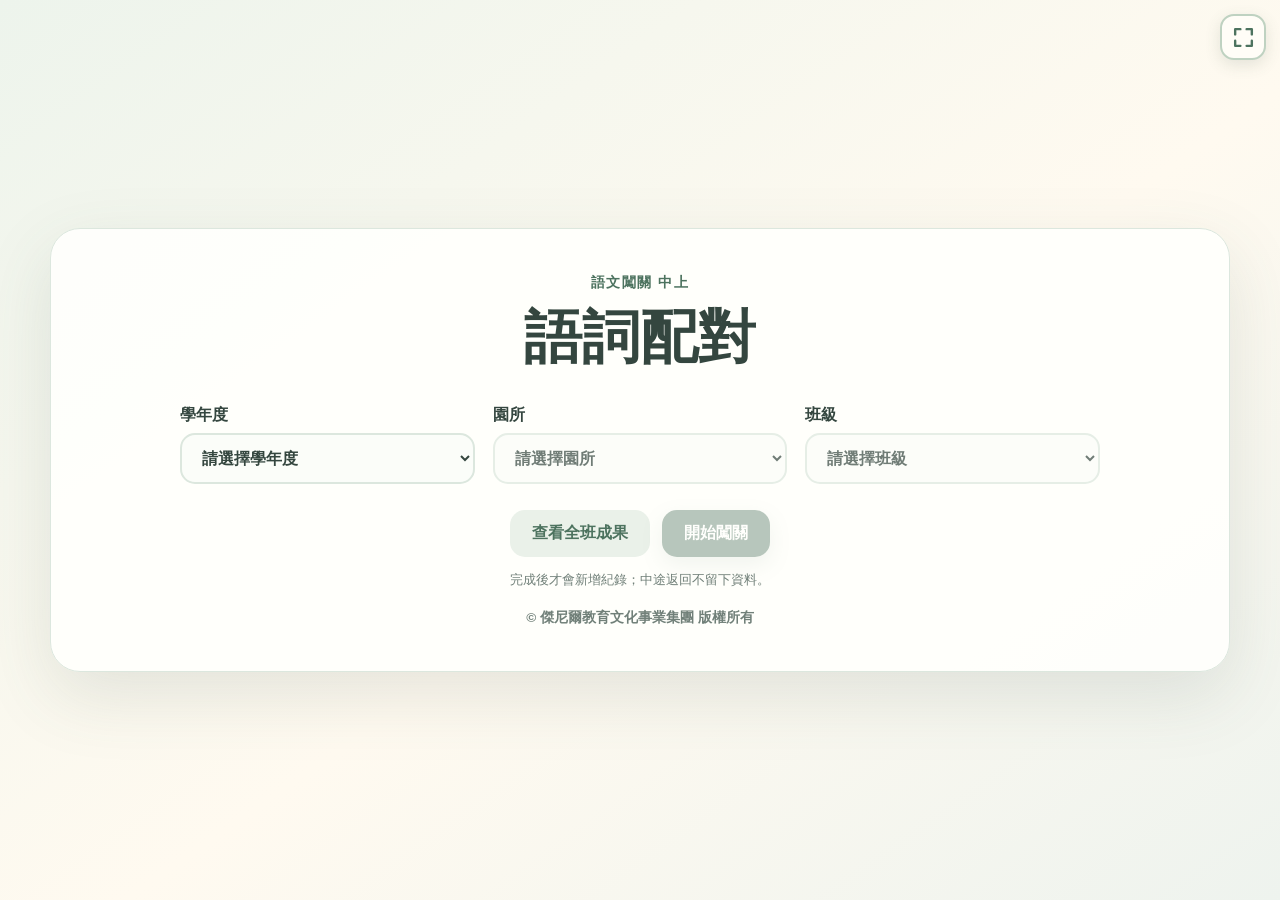
<file: index.html>
<!doctype html>
<html lang="zh-Hant">
  <head>
    <meta charset="UTF-8" />
    <meta name="viewport" content="width=device-width,initial-scale=1" />
    <meta name="theme-color" content="#edf4ec" />
    <title>語詞配對｜語文闖關 中上</title>
    <meta name="description" content="專為幼兒設計的語詞、注音與圖片配對闖關遊戲。" />
    <link rel="stylesheet" href="styles.css?v=screen-16x9-1" />
  </head>
  <body>
    <main id="app" class="app-shell"></main>
    <script src="app.js?v=singing-card-1"></script>
  </body>
</html>
</file>
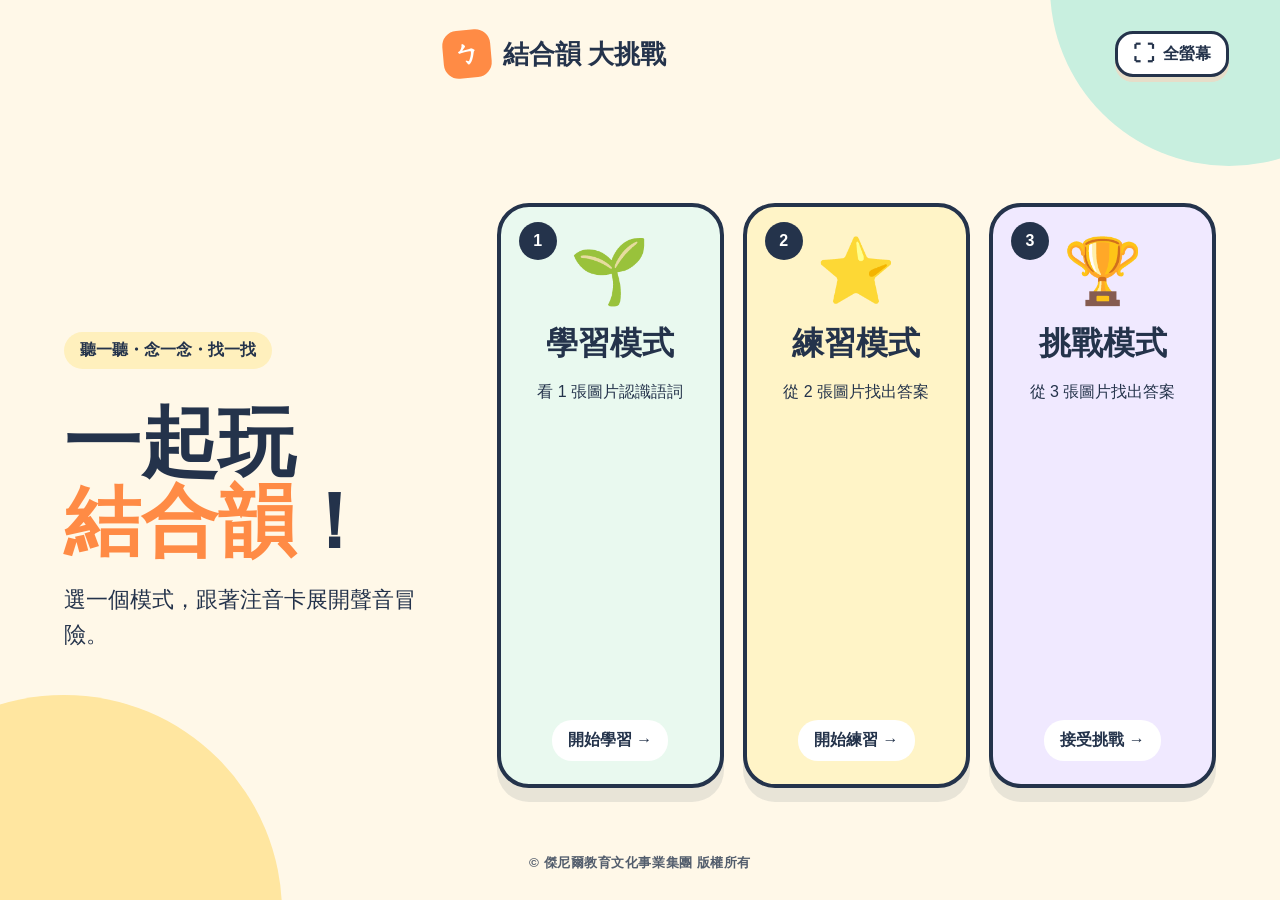
<file: combined-rhyme/index.html>
<!doctype html>
<html lang="zh-Hant">
<head>
  <meta charset="UTF-8" />
  <meta name="viewport" content="width=device-width, initial-scale=1, viewport-fit=cover" />
  <meta name="theme-color" content="#fff8e8" />
  <title>結合韻 大挑戰</title>
  <link rel="preconnect" href="https://genikid-ai.github.io" />
  <link rel="stylesheet" href="styles.css" />
</head>
<body>
  <main class="stage" aria-live="polite">
    <header class="topbar">
      <button id="homeBtn" class="icon-btn hidden" aria-label="回首頁">⌂</button>
      <div class="brand"><span class="brand-dot">ㄅ</span><span>結合韻 大挑戰</span></div>
      <div class="topbar-actions">
        <div id="progress" class="progress hidden">第 1 題</div>
        <button id="fullscreenBtn" class="fullscreen-btn" type="button" aria-label="進入全螢幕" aria-pressed="false">
          <span class="fullscreen-icon" aria-hidden="true">⛶</span><span class="fullscreen-label">全螢幕</span>
        </button>
      </div>
    </header>

    <section id="home" class="screen home-screen active">
      <div class="hero-copy">
        <p class="eyebrow">聽一聽・念一念・找一找</p>
        <h1>一起玩<br><em>結合韻</em>！</h1>
        <p class="intro">選一個模式，跟著注音卡展開聲音冒險。</p>
      </div>
      <div class="mode-grid" aria-label="選擇遊戲模式">
        <button class="mode-card learn" data-mode="learn">
          <span class="mode-number">1</span><span class="mode-icon">🌱</span>
          <strong>學習模式</strong><small>看 1 張圖片認識語詞</small><span class="go">開始學習 →</span>
        </button>
        <button class="mode-card practice" data-mode="practice">
          <span class="mode-number">2</span><span class="mode-icon">⭐</span>
          <strong>練習模式</strong><small>從 2 張圖片找出答案</small><span class="go">開始練習 →</span>
        </button>
        <button class="mode-card challenge" data-mode="challenge">
          <span class="mode-number">3</span><span class="mode-icon">🏆</span>
          <strong>挑戰模式</strong><small>從 3 張圖片找出答案</small><span class="go">接受挑戰 →</span>
        </button>
      </div>
      <footer class="site-footer">© 傑尼爾教育文化事業集團 版權所有</footer>
    </section>

    <section id="settingsScreen" class="screen settings-screen">
      <div class="settings-panel">
        <h2 id="settingsTitle">練習設定</h2>
        <div class="setting-block rhyme-setting">
          <h3>要練習哪些結合韻？</h3>
          <div class="toggle-row" id="groupChoices">
            <button class="toggle-chip selected" data-group="ㄧ">ㄧ</button>
            <button class="toggle-chip selected" data-group="ㄨ">ㄨ</button>
            <button class="toggle-chip selected" data-group="ㄩ">ㄩ</button>
          </div>
        </div>
        <div class="setting-block count-setting">
          <h3>這次要挑戰幾題？</h3>
          <div class="toggle-row" id="countChoices">
            <button class="count-chip" data-count="5">5 題</button>
            <button class="count-chip selected" data-count="10">10 題</button>
            <button class="count-chip" data-count="20">20 題</button>
            <button class="count-chip" data-count="all">全部</button>
          </div>
        </div>
        <div class="settings-actions">
          <button id="settingsBackBtn" class="secondary-btn">返回</button>
          <button id="startGameBtn" class="primary-btn">開始遊戲 →</button>
        </div>
      </div>
    </section>

    <section id="cardScreen" class="screen card-screen">
      <div class="instruction"><span>①</span> 看著卡片，大聲念一念</div>
      <div class="card-wrap"><img id="rhymeCard" alt="結合韻卡片" /></div>
      <button id="showPictures" class="primary-btn">我念好了，看圖片！</button>
    </section>

    <section id="choiceScreen" class="screen choice-screen">
      <div id="choiceInstruction" class="instruction"><span>②</span> 哪一張圖片和卡片的結合韻一樣？</div>
      <div class="choice-workspace">
        <aside class="rhyme-reminder" aria-label="本題結合韻">
          <span>本題結合韻</span>
          <img id="rhymeReminder" alt="本題結合韻卡片" />
        </aside>
        <div id="choices" class="choices"></div>
      </div>
      <button id="nextBtn" class="primary-btn hidden">下一題 →</button>
    </section>

    <section id="finishScreen" class="screen finish-screen">
      <div class="celebration">🎉</div><h2>太棒了！</h2>
      <p>你完成了這次結合韻練習！</p>
      <div class="finish-actions"><button id="againBtn" class="primary-btn">再玩一次</button><button id="finishHomeBtn" class="secondary-btn">回到首頁</button></div>
    </section>

    <div id="resultModal" class="modal hidden" role="dialog" aria-modal="true" aria-labelledby="modalTitle">
      <div class="modal-card">
        <div id="modalIcon" class="modal-icon">🎉</div>
        <h2 id="modalTitle">答對了！</h2>
        <p id="modalMessage">跟著圖片再念一念！</p>
        <button id="modalNextBtn" class="primary-btn">下一題 →</button>
        <button id="retryBtn" class="secondary-btn hidden">再試一次</button>
      </div>
    </div>
  </main>
  <script src="app.js"></script>
</body>
</html>
</file>
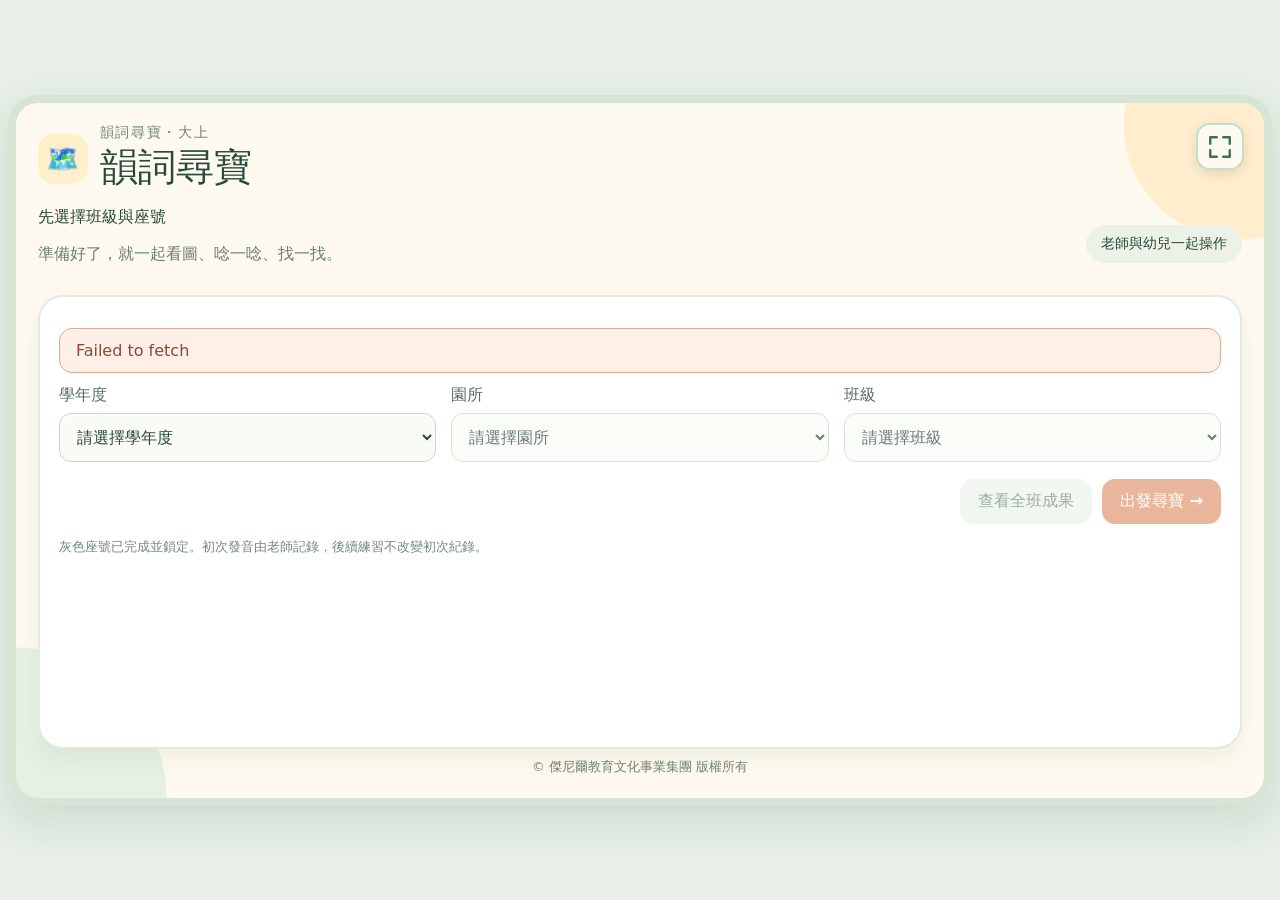
<file: senior-upper/index.html>
<!doctype html>
<html lang="zh-Hant">
<head>
  <meta charset="utf-8">
  <meta name="viewport" content="width=device-width, initial-scale=1">
  <meta name="theme-color" content="#315d49">
  <title>韻詞尋寶・大上</title>
  <link rel="stylesheet" href="styles.css">
  <link rel="stylesheet" href="treasure.css?v=20261014">
  <link rel="stylesheet" href="layout.css?v=20261112">
</head>
<body>
  <main id="app" aria-live="polite"></main>
  <div id="toast" class="toast" role="status" aria-live="assertive" hidden></div>
  <script src="app.js?v=20261112" defer></script>
</body>
</html>
</file>
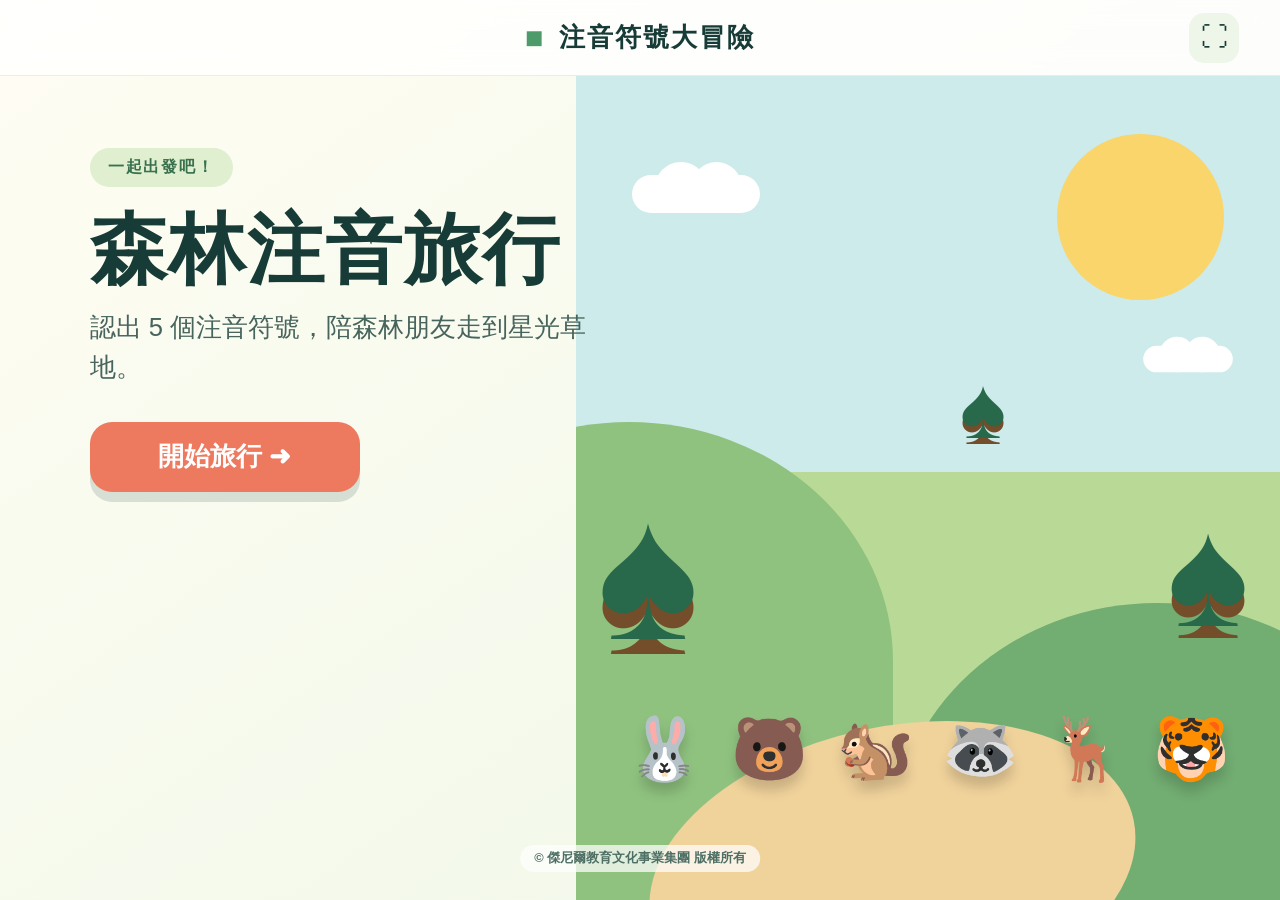
<file: zhuyin-adventure/index.html>
<!doctype html>
<html lang="zh-Hant">
<head>
  <meta charset="utf-8">
  <meta name="viewport" content="width=device-width,initial-scale=1,viewport-fit=cover,user-scalable=no">
  <meta name="theme-color" content="#163f38">
  <title>注音符號大冒險</title>
  <link rel="stylesheet" href="styles.css?v=footer-10">
</head>
<body>
  <main id="app" class="app-shell">
    <header class="topbar">
      <button id="homeBtn" class="icon-btn hidden" aria-label="回到首頁">⌂</button>
      <div class="brand"><span class="leaf">◆</span><span>注音符號大冒險</span></div>
      <button id="fullscreenBtn" class="icon-btn" aria-label="全螢幕">⛶</button>
    </header>

    <section id="startScreen" class="screen active">
      <div class="hero-copy">
        <span class="eyebrow">一起出發吧！</span>
        <h1>森林注音旅行</h1>
        <p>認出 5 個注音符號，陪森林朋友走到星光草地。</p>
        <button id="startBtn" class="primary big">開始旅行 <span>➜</span></button>
      </div>
      <div class="forest-scene" aria-hidden="true">
        <div class="sun"></div><div class="cloud c1"></div><div class="cloud c2"></div>
        <div class="hill back"></div><div class="hill front"></div>
        <div class="tree t1">♠</div><div class="tree t2">♠</div><div class="tree t3">♠</div>
        <div class="trail"></div>
        <div class="welcome-friends"><span>🐰</span><span>🐻</span><span>🐿️</span><span>🦝</span><span>🦌</span><span>🐯</span></div>
      </div>
    </section>

    <section id="rangeScreen" class="screen select-screen">
      <div class="step-pill">第 1 步／共 2 步</div>
      <h2>挑戰關卡</h2>
      <div class="choice-grid range-grid">
        <button class="choice-card range-card" data-range="upper"><span class="card-icon amber">中上</span><span class="card-detail">ㄅ ～ ㄖ</span></button>
        <button class="choice-card range-card" data-range="lower"><span class="card-icon blue">中下</span><span class="card-detail">ㄗ ～ ㄦ</span></button>
        <button class="choice-card range-card" data-range="all"><span class="card-icon green">全部</span><span class="card-detail">ㄅ ～ ㄦ</span></button>
      </div>
    </section>

    <section id="characterScreen" class="screen select-screen">
      <div class="step-pill">第 2 步／共 2 步</div>
      <h2>選一位森林夥伴</h2>
      <p class="subtitle">牠會陪你完成今天的旅行</p>
      <div class="choice-grid character-grid">
        <button class="choice-card character-card" data-character="rabbit"><span class="animal">🐰</span><span class="card-title">小兔子</span></button>
        <button class="choice-card character-card" data-character="bear"><span class="animal">🐻</span><span class="card-title">小熊</span></button>
        <button class="choice-card character-card" data-character="squirrel"><span class="animal">🐿️</span><span class="card-title">小松鼠</span></button>
        <button class="choice-card character-card" data-character="raccoon"><span class="animal">🦝</span><span class="card-title">小浣熊</span></button>
        <button class="choice-card character-card" data-character="deer"><span class="animal">🦌</span><span class="card-title">小鹿</span></button>
        <button class="choice-card character-card" data-character="tiger"><span class="animal">🐯</span><span class="card-title">小老虎</span></button>
      </div>
      <button id="backToRange" class="text-btn">← 回上一步</button>
    </section>

    <section id="gameScreen" class="screen game-screen">
      <div class="game-top">
        <div><span class="mini-label">森林旅程</span><h2 id="locationTitle">森林入口</h2></div>
        <div class="progress-wrap"><span id="progressText">0／5</span><div id="stars" class="stars"><i></i><i></i><i></i><i></i><i></i></div></div>
      </div>
      <div class="game-layout">
        <div class="question-panel">
          <p>請大聲念出這個注音</p>
          <div id="zhuyin" class="zhuyin" aria-live="polite">ㄅ</div>
          <div class="teacher-note">老師聽完後，請選擇：</div>
          <div class="actions">
            <button id="retryBtn" class="secondary">↻ 再試試</button>
            <button id="correctBtn" class="primary">答對了 ✓</button>
          </div>
        </div>
        <div class="journey-panel">
          <div class="map-title"><span>✦</span> 前往星光草地 <span>✦</span></div>
          <div class="map">
            <div class="map-sun">☀</div>
            <div class="map-cloud cloud-a">●●</div><div class="map-cloud cloud-b">●●●</div>
            <div class="far-hills"></div><div class="near-hills"></div>
            <div class="forest-decor trees-left">♠ ♠</div><div class="forest-decor trees-right">♠ ♠</div>
            <div class="forest-decor mushrooms">● ●</div><div class="forest-decor stream">≈≈≈</div>
            <div class="forest-decor owl">🦉</div>
            <div class="entrance-ground" aria-hidden="true"><span>♠</span><span>⌂</span></div>
            <div class="star-cluster" aria-hidden="true"><i>✦</i><i>★</i><i>✧</i><i>✦</i><i>★</i></div>
            <svg class="path-line" viewBox="0 0 300 520" preserveAspectRatio="none" aria-hidden="true"><path d="M65 150 C190 150 240 180 220 220 C200 250 80 245 90 290 C100 330 250 325 225 375 C210 410 90 420 45 485"/></svg>
            <div id="traveler" class="traveler">🐰</div>
            <div class="stop done" data-stop="0"><b>1</b><span>森林入口</span></div>
            <div class="stop" data-stop="1"><b>2</b><span>蘑菇小徑</span></div>
            <div class="stop" data-stop="2"><b>3</b><span>木橋小溪</span></div>
            <div class="stop" data-stop="3"><b>4</b><span>大樹洞</span></div>
            <div class="stop" data-stop="4"><b>5</b><span>星光草地</span></div>
          </div>
        </div>
      </div>
    </section>

    <section id="finishScreen" class="screen finish-screen">
      <div id="confetti" class="confetti" aria-hidden="true"></div>
      <span class="finish-kicker">旅行完成！</span>
      <div id="finishAnimal" class="finish-animal">🐰</div>
      <h2>太棒了！</h2>
      <p>你認出了 5 個注音符號，成功抵達星光草地！</p>
      <div class="finish-stars">★ ★ ★ ★ ★</div>
      <div class="finish-actions">
        <button id="replayBtn" class="primary">再挑戰一次</button>
        <button id="changeCharacterBtn" class="secondary">換角色</button>
        <button id="finishHomeBtn" class="text-btn">回主選單</button>
      </div>
    </section>
    <footer class="site-footer">© 傑尼爾教育文化事業集團 版權所有</footer>
  </main>
  <script src="app.js?v=footer-10"></script>
</body>
</html>
</file>
<file: styles.css>
:root{--ink:#34463f;--muted:#718079;--sage:#6f927e;--dark:#4d735f;--mist:#f1f5ed;--cream:#fffaf0;--gold:#f4bd4f;--gray:#c9cfca;--orange:#d89262}*{box-sizing:border-box}body{margin:0;color:var(--ink);background:linear-gradient(145deg,#edf4ec,#fffaf0 55%,#eef3ee);font-family:"Noto Sans TC","Microsoft JhengHei",sans-serif;min-height:100vh}button,input,select{font:inherit}.app-shell{min-height:100vh;padding:clamp(12px,3vw,36px);display:grid;place-items:center}.panel{width:min(1180px,100%);background:rgba(255,255,252,.95);border:1px solid #dce7de;border-radius:30px;box-shadow:0 24px 70px #465b4f22;padding:clamp(20px,4vw,44px)}.brand{text-align:center;margin:0 auto 28px}.eyebrow{color:var(--dark);font-weight:800;letter-spacing:.1em;font-size:.9rem}h1{font-size:clamp(2rem,5vw,3.6rem);margin:8px 0}.brand p,.hint,.note{color:var(--muted)}.identity{display:grid;grid-template-columns:repeat(3,minmax(0,1fr));gap:18px;max-width:920px;margin:0 auto 26px}label{display:grid;gap:7px;font-weight:800}input,select{padding:14px 16px;border:2px solid #dce7de;border-radius:15px;background:#fbfdf9;color:var(--ink);outline:none}input:focus,select:focus{border-color:var(--sage);box-shadow:0 0 0 4px #6f927e1f}.seat-loading{max-width:850px;margin:0 auto 20px;padding:20px;text-align:center;background:var(--mist);border-radius:22px;color:var(--muted);font-weight:800}.seat-area{max-width:850px;margin:auto;padding:20px;background:var(--mist);border-radius:22px}.seat-area h2{display:inline-block;margin:0 10px 14px 0;font-size:1.15rem}.seat-grid{display:grid;grid-template-columns:repeat(10,1fr);gap:8px}.seat{aspect-ratio:1;border:2px solid transparent;border-radius:13px;background:white;color:var(--ink);font-weight:850;cursor:pointer;position:relative}.seat:hover:not(:disabled),.seat.active{border-color:var(--sage);transform:translateY(-2px)}.seat.active{background:var(--sage);color:white}.seat:disabled{opacity:.4}.seat small{position:absolute;bottom:1px;left:0;right:0;font-size:.46rem}.actions{display:flex;justify-content:center;gap:12px;margin-top:24px;flex-wrap:wrap}.primary,.secondary,.back{border:0;border-radius:15px;padding:13px 22px;font-weight:850;cursor:pointer}.primary{background:var(--dark);color:white;box-shadow:0 8px 20px #4d735f2e}.primary:disabled{opacity:.4}.secondary,.back{background:#eaf1e9;color:var(--dark)}.note{text-align:center;font-size:.8rem;margin:15px 0 0}.game-top{display:grid;grid-template-columns:1fr auto 1fr;align-items:center;gap:10px}.seat-badge{background:var(--mist);padding:10px 18px;border-radius:99px;font-weight:900}.round{text-align:right;color:var(--muted);font-weight:800}.progress{display:flex;justify-content:center;gap:clamp(8px,2vw,22px);margin:20px 0}.star{font-size:clamp(2rem,5vw,3.4rem);color:#f3f1e8;-webkit-text-stroke:2px #c9d2ca;line-height:1;transition:.3s}.star.lit{color:var(--gold);-webkit-text-stroke:2px #dfa83e;filter:drop-shadow(0 0 8px #f4bd4f99)}.star.dim{color:var(--gray);-webkit-text-stroke:2px #b5bdb7}.star.current{color:#f8ebbd;-webkit-text-stroke:2px #dfbd66;animation:breathe 1.8s infinite}@keyframes breathe{50%{transform:scale(1.1);filter:drop-shadow(0 0 8px #dfbd6677)}}.instruction{text-align:center;margin-bottom:18px}.instruction span{display:inline-block;padding:5px 12px;border-radius:99px;background:var(--mist);color:var(--dark);font-weight:850;font-size:.82rem}.instruction h2{margin:8px 0;font-size:clamp(1.15rem,2.6vw,1.65rem)}.play-area{display:grid;grid-template-columns:minmax(250px,.9fr) minmax(420px,1.6fr);gap:clamp(22px,4vw,52px);align-items:center}.prompt{background:var(--cream);border:3px solid #ebe1c9;padding:17px;border-radius:25px;position:relative}.prompt img{display:block;width:100%;aspect-ratio:1.16;object-fit:contain;border-radius:15px;background:white}.label{position:absolute;top:-13px;left:20px;padding:6px 15px;background:#dbe9de;border-radius:99px;color:var(--dark);font-weight:900}.choices{display:grid;grid-template-columns:repeat(3,1fr);gap:13px}.choice{position:relative;border:3px solid #dfe8e1;background:white;padding:8px;border-radius:19px;cursor:pointer;transition:.18s;box-shadow:0 6px 15px #475b4f12}.choice:hover:not(:disabled){transform:translateY(-3px);border-color:var(--sage)}.choice img{display:block;width:100%;aspect-ratio:1.18;object-fit:contain;border-radius:11px}.choice.correct{border-color:var(--gold);transform:scale(1.08);z-index:2;box-shadow:0 0 0 6px #f4bd4f33}.choice.wrong{opacity:.55;filter:grayscale(.3)}.wrong-mark{position:absolute;inset:50% auto auto 50%;transform:translate(-50%,-50%);width:46px;height:46px;display:grid;place-items:center;border-radius:50%;background:#656b67c7;color:white;font-size:2.1rem}.review{display:flex;justify-content:center;align-items:center;gap:16px;margin:20px auto 0;padding:11px 17px;background:#fff6df;border-radius:17px;width:max-content;max-width:100%;font-weight:850}.finish{max-width:760px;text-align:center}.finish-stars{font-size:2.8rem;display:flex;justify-content:center;gap:8px}.score{margin:18px auto;width:190px;padding:12px;background:var(--mist);border-radius:22px}.score strong{font-size:4rem;color:var(--dark);line-height:1}.result-list{max-width:520px;margin:auto;display:grid;gap:8px}.result-list div{display:flex;justify-content:space-between;background:#f7f9f5;padding:11px 17px;border-radius:12px}.ok{color:#4c8a67;margin-left:8px}.miss{color:var(--orange);margin-left:8px}.report-head{display:flex;justify-content:space-between;align-items:center}.summary{display:grid;grid-template-columns:repeat(3,1fr);gap:14px;margin:20px 0}.summary div{display:grid;place-items:center;background:var(--mist);padding:18px;border-radius:18px}.summary strong{font-size:2rem;color:var(--dark)}.table-wrap{overflow:auto;border:1px solid #e1e8e2;border-radius:17px}table{width:100%;border-collapse:collapse;min-width:790px}th,td{padding:12px;text-align:center;border-bottom:1px solid #e8ece8}th{background:#edf3ec;color:var(--dark)}.empty{padding:45px;color:var(--muted)}
.report-actions{display:flex;gap:10px;flex-wrap:wrap;justify-content:flex-end}@media(max-width:760px){.identity,.play-area{grid-template-columns:1fr}.seat-grid{grid-template-columns:repeat(6,1fr)}.game-top{grid-template-columns:1fr 1fr}.seat-badge{grid-row:2;grid-column:1/-1;text-align:center}.prompt{width:min(330px,100%);margin:auto}.report-head{align-items:flex-start;flex-direction:column-reverse;gap:16px}.report-actions{justify-content:flex-start}.choices{gap:8px}}@media(max-width:450px){.app-shell{padding:7px}.panel{padding:17px 12px;border-radius:20px}.seat-grid{grid-template-columns:repeat(5,1fr)}.choice{padding:4px;border-radius:13px}.star{font-size:2rem}.review{flex-direction:column;gap:7px}.summary{gap:6px}.summary div{padding:11px 4px}}@media(prefers-reduced-motion:reduce){*{animation:none!important;transition:none!important}}
.accuracy{margin-top:28px}.accuracy h2{text-align:center}.accuracy-grid{display:grid;grid-template-columns:repeat(6,1fr);gap:10px}.accuracy-grid div{display:grid;gap:3px;text-align:center;padding:13px 6px;background:var(--mist);border-radius:14px}.accuracy-grid strong{font-size:1.25rem;color:var(--dark)}.accuracy-grid small{color:var(--muted)}
.section-note{text-align:center;color:var(--muted);font-size:.86rem;margin:-6px 0 14px}.review-words{margin-top:28px;padding:20px;background:#fff8e8;border:1px solid #eedfb9;border-radius:20px}.review-words h2{text-align:center;margin:0 0 10px}.review-grid{display:grid;grid-template-columns:repeat(4,1fr);gap:10px}.review-grid div{display:grid;gap:4px;text-align:center;padding:14px 8px;background:#fff;border:1px solid #ead9b0;border-radius:14px}.review-grid strong{font-size:1.12rem;color:var(--ink)}.review-grid span{font-size:1.35rem;font-weight:900;color:var(--orange)}.review-grid small{color:var(--muted)}.review-empty{text-align:center;padding:18px;background:#fff;border-radius:14px;color:var(--muted);font-weight:700}
@media(max-width:760px){.accuracy-grid{grid-template-columns:repeat(3,1fr)}.review-grid{grid-template-columns:repeat(2,1fr)}}
.seat-area>.hint{display:none}.finish-message{padding:clamp(28px,7vw,70px) 12px}.finish-message h1{margin:0 0 18px}.finish-message p{margin:0;font-size:clamp(1.35rem,3vw,2rem);font-weight:850;color:var(--dark)}
.seat small{display:none}.game-panel{position:relative;overflow:hidden}.confetti{position:absolute;inset:0;z-index:20;pointer-events:none;overflow:hidden}.confetti i{position:absolute;top:-30px;left:50%;width:10px;height:22px;border-radius:3px;background:#f4bd4f;opacity:0;animation:confetti-fall 1.05s ease-in both}.confetti i:nth-child(10n+1){left:4%;background:#e8a77c;animation-delay:.02s}.confetti i:nth-child(10n+2){left:14%;background:#80a990;animation-delay:.08s}.confetti i:nth-child(10n+3){left:24%;background:#e3bd58;animation-delay:.14s}.confetti i:nth-child(10n+4){left:34%;background:#89a9bd;animation-delay:.04s}.confetti i:nth-child(10n+5){left:44%;background:#d79daf;animation-delay:.12s}.confetti i:nth-child(10n+6){left:54%;background:#efc56a;animation-delay:.18s}.confetti i:nth-child(10n+7){left:64%;background:#7fa795;animation-delay:.06s}.confetti i:nth-child(10n+8){left:74%;background:#d99a75;animation-delay:.16s}.confetti i:nth-child(10n+9){left:84%;background:#9da8c7;animation-delay:.1s}.confetti i:nth-child(10n){left:94%;background:#e7b95b;animation-delay:.2s}.confetti i:nth-child(3n){width:8px;height:17px}.confetti i:nth-child(n+11){margin-left:4%;animation-duration:.92s}.confetti i:nth-child(n+21){margin-left:-4%;animation-duration:1.15s}@keyframes confetti-fall{0%{transform:translate3d(0,-35px,0) rotate(0deg);opacity:0}8%{opacity:1}100%{transform:translate3d(24px,850px,0) rotate(540deg);opacity:1}}
.success-pop{position:absolute;z-index:30;left:50%;top:48%;transform:translate(-50%,-50%);display:flex;align-items:center;gap:14px;padding:18px 30px;border:4px solid #f0bd4e;border-radius:24px;background:rgba(255,253,242,.96);box-shadow:0 16px 45px rgba(86,99,72,.25),0 0 0 9px rgba(244,189,79,.2);pointer-events:none;animation:success-pop .95s ease-out both}.success-pop strong{font-size:clamp(2rem,6vw,4.6rem);color:var(--dark);letter-spacing:.08em}.success-pop span{font-size:clamp(2.6rem,7vw,5.4rem);line-height:1}@keyframes success-pop{0%{transform:translate(-50%,-50%) scale(.35);opacity:0}38%{transform:translate(-50%,-50%) scale(1.12);opacity:1}62%{transform:translate(-50%,-50%) scale(.96)}100%{transform:translate(-50%,-50%) scale(1);opacity:1}}
.save-status{position:absolute;z-index:40;inset:0;display:flex;flex-direction:column;justify-content:center;align-items:center;gap:14px;padding:28px;text-align:center;background:rgba(255,253,247,.96)}.save-status strong{font-size:clamp(1.8rem,5vw,3rem);color:var(--dark)}.save-status span{font-size:1.05rem;color:var(--muted)}.save-spinner{width:58px;height:58px;border:7px solid #dce7de;border-top-color:var(--sage);border-radius:50%;animation:save-spin .8s linear infinite}.save-failed{background:rgba(255,250,240,.98)}.save-failed strong{color:#a65f3f}.save-failed .primary{margin-top:8px}@keyframes save-spin{to{transform:rotate(360deg)}}
.login-panel{max-width:560px}.login-form{display:grid;gap:14px;max-width:350px;margin:0 auto}.login-form .primary{margin-top:4px}.auth-error{padding:12px 16px;background:#fff0e8;border:1px solid #eac2ab;border-radius:12px;color:#965b42;text-align:center;font-weight:700}.report-notice{padding:12px 16px;background:#eaf3ea;border-radius:12px;color:var(--dark);font-weight:700}.delete-seat{border:1px solid #d9b6a4;border-radius:10px;background:#fff4ed;color:#925b44;padding:8px 10px;font-weight:800;cursor:pointer;white-space:nowrap}.delete-seat:hover:not(:disabled){background:#fbe8dc}.delete-seat:disabled{opacity:.5;cursor:default}.logout{float:right;padding:9px 14px;font-size:.88rem}

/* Kinder-friendly game surface based on the approved concept preview. */
.game-panel{width:min(1460px,100%);padding:22px 24px 30px;background:#fffdf7;border:3px solid #d8e8d6;border-radius:34px;box-shadow:0 20px 46px #536b5426}
.game-top{position:relative;display:grid;grid-template-columns:auto auto 1fr;gap:18px;align-items:center;min-height:148px;padding:22px 34px 38px;background:#91b398;border:2px solid #c4d7c1;border-radius:30px 30px 14px 14px}
.game-top:after{content:"";position:absolute;left:0;right:0;bottom:-13px;height:25px;background:radial-gradient(circle at 20px 0,#91b398 19px,transparent 20px) 0 0/40px 25px repeat-x;pointer-events:none}
.game-top h1{margin:0;color:#34463f;font-size:clamp(1.8rem,3.5vw,3.2rem);line-height:1.1;padding:12px 18px;background:#fffdf7;border:2px solid #efd68d;border-radius:26px;white-space:nowrap}
.game-top .seat-badge{background:#f9e0d3;border:2px solid #fff5e9;color:#34463f;white-space:nowrap;font-size:clamp(1rem,1.8vw,1.35rem);box-shadow:0 4px 12px #47624e1c}
.game-top .progress{justify-content:flex-end;gap:clamp(6px,1.2vw,18px);margin:0;white-space:nowrap}
.game-top .star{display:inline-grid;place-items:center;width:clamp(34px,4.6vw,62px);height:clamp(34px,4.6vw,62px);font-size:clamp(1.9rem,3.8vw,3.6rem);line-height:1;flex:none}
.game-top .star:not(.lit):not(.dim):not(.current){color:transparent;-webkit-text-stroke:2px #fffdf7}
.game-top .star.dim{color:#c3c8c4;-webkit-text-stroke:2px #b5bdb7;filter:none}
.game-meta{display:flex;justify-content:space-between;align-items:center;gap:12px;margin:24px 4px 0;color:var(--dark);font-weight:850}
.game-meta .round{padding:7px 14px;background:#e8f1e5;border-radius:999px;color:var(--dark);text-align:left}
.game-meta .mode{padding:7px 14px;background:#f9e4d7;border-radius:999px}
.game-panel .instruction{margin:10px 0 22px}
.game-panel .instruction h2{font-size:clamp(1.2rem,2.5vw,1.7rem);margin:0}
.game-panel .play-area{grid-template-columns:minmax(280px,1.02fr) minmax(480px,1.75fr);gap:clamp(20px,2.2vw,36px);align-items:stretch}
.game-panel .prompt{display:grid;place-items:center;padding:20px;background:#ffe9b0;border:3px solid #f1c96d;border-radius:30px;box-shadow:0 10px 22px #9a865329}
.game-panel .prompt img{width:100%;height:100%;min-height:330px;aspect-ratio:1.04;object-fit:contain;background:#fff;border-radius:22px}
.game-panel .choices{grid-template-columns:repeat(3,minmax(0,1fr));gap:16px}
.game-panel .choice{min-width:0;min-height:155px;padding:10px;border:3px solid #a9c49e;border-radius:25px;background:#f8fbf5;box-shadow:0 7px 15px #687c5e20}
.game-panel .choice img{height:100%;max-height:210px;aspect-ratio:1.1;object-fit:contain;background:#fff;border-radius:16px}
.game-panel .choice.correct{border-color:#e5b756;background:#fff7d7;box-shadow:0 0 0 5px #f4bd4f45,0 12px 24px #8e7b472c}
.game-footer{display:flex;align-items:center;justify-content:space-between;gap:18px;min-height:70px;margin-top:22px}
.game-footer .back{background:#fffdf7;border:2px solid #e2e8dc;border-radius:999px;padding:12px 26px;box-shadow:0 4px 12px #586b5720}
.game-footer .review{margin:0 0 0 auto}
@media(max-width:980px){.game-top{grid-template-columns:1fr auto;padding:20px 24px 30px}.game-top .progress{grid-column:1/-1;justify-content:center}.game-panel .play-area{grid-template-columns:1fr}.game-panel .prompt{width:min(420px,100%);margin:auto}.game-panel .prompt img{min-height:270px}.game-panel .choice{min-height:140px}}
@media(max-width:600px){.game-panel{padding:12px 11px 18px;border-radius:22px}.game-top{gap:9px;padding:14px 13px 25px;border-radius:19px}.game-top h1{font-size:1.4rem;padding:10px 12px;border-radius:17px}.game-top .seat-badge{font-size:.85rem;padding:8px 10px}.game-top .star{width:38px;height:38px;font-size:2rem}.game-meta{margin-top:20px;font-size:.8rem}.game-panel .prompt{width:min(300px,100%);padding:12px}.game-panel .prompt img{min-height:220px}.game-panel .choices{gap:7px}.game-panel .choice{min-height:88px;padding:5px;border-radius:15px}.game-panel .choice img{max-height:116px;border-radius:9px}.game-footer{flex-direction:column-reverse;align-items:stretch}.game-footer .review{margin:0;width:100%}.game-footer .back{align-self:flex-start}}

/* 16:9 game canvas on landscape displays; compact controls keep it within one screen. */
.app-shell:has(.game-panel){padding:12px}
.fullscreen-toggle{position:fixed;top:14px;right:14px;z-index:100;width:46px;height:46px;display:grid;place-items:center;border:2px solid #bfd2c1;border-radius:14px;background:#fffdf7;color:var(--dark);box-shadow:0 5px 16px #465b4f24;cursor:pointer}
.fullscreen-toggle:hover,.fullscreen-toggle:focus-visible{background:#e8f1e5;outline:3px solid #8bad96;outline-offset:2px}
.fullscreen-toggle svg{width:25px;height:25px;fill:none;stroke:currentColor;stroke-width:2.3;stroke-linecap:round;stroke-linejoin:round}
.fullscreen-toggle.is-active svg{transform:rotate(180deg)}
.home-copyright{text-align:center;margin-top:20px;color:var(--muted);font-size:.85rem;font-weight:700}
@media(min-width:760px) and (orientation:landscape){
  .game-panel{width:min(calc(100vw - 24px),calc((100dvh - 24px)*16/9));aspect-ratio:16/9;max-height:calc(100dvh - 24px);display:flex;flex-direction:column;padding:clamp(10px,1.4vh,22px);overflow:hidden}
  .game-top{flex:none;min-height:0;padding:clamp(9px,1.7vh,20px) 74px clamp(18px,2.5vh,32px)}
  .game-top h1{font-size:clamp(1.35rem,2.5vw,2.8rem)}
  .game-top .star{width:clamp(28px,3.5vw,54px);height:clamp(28px,3.5vw,54px);font-size:clamp(1.7rem,3vw,3rem)}
  .game-meta{flex:none;margin-top:clamp(11px,2vh,22px);font-size:clamp(.85rem,1.2vw,1.1rem)}
  .game-panel .instruction{flex:none;margin:clamp(5px,1vh,10px) 0 clamp(8px,1.4vh,18px)}
  .game-panel .play-area{flex:1;min-height:0;grid-template-columns:minmax(0,1.02fr) minmax(0,1.75fr);gap:clamp(10px,2vw,30px)}
  .game-panel .prompt{width:100%;min-width:0;min-height:0;padding:clamp(8px,1.2vh,18px)}
  .game-panel .prompt img{min-height:0;max-height:100%;aspect-ratio:auto}
  .game-panel .choices{min-height:0;grid-template-rows:repeat(2,minmax(0,1fr));gap:clamp(7px,1.4vh,16px)}
  .game-panel .choice{min-height:0;padding:clamp(4px,.8vh,10px)}
  .game-panel .choice img{max-height:100%;aspect-ratio:auto}
  .game-footer{flex:none;min-height:0;margin-top:clamp(8px,1.5vh,18px)}
}
@media(min-width:760px) and (max-width:980px) and (orientation:landscape){.game-top{grid-template-columns:auto auto 1fr}.game-top .progress{grid-column:auto;justify-content:flex-end}.game-panel .prompt{max-width:none}.game-panel .play-area{grid-template-columns:minmax(0,1fr) minmax(0,1.65fr)}}
@media(max-height:620px) and (orientation:landscape){.game-top{padding-top:6px;padding-bottom:17px}.game-top h1{padding:6px 12px}.game-meta{margin-top:8px}.game-panel .instruction{margin:4px 0 7px}.game-footer{margin-top:6px}.game-footer .back{padding:7px 16px}.fullscreen-toggle{width:40px;height:40px}}
</file>
<file: combined-rhyme/styles.css>
:root{--ink:#24334b;--cream:#fff8e8;--orange:#ff8b45;--yellow:#ffd85a;--green:#6bcf9b;--blue:#77bde8;--purple:#a98ae8;--shadow:0 14px 0 rgba(36,51,75,.1)}
*{box-sizing:border-box}body{margin:0;background:#dff4ec;font-family:"Noto Sans TC","PingFang TC","Microsoft JhengHei",sans-serif;color:var(--ink);overflow:hidden}.stage{position:relative;width:100vw;height:100svh;min-height:560px;background:var(--cream);overflow:hidden}.stage:before,.stage:after{content:"";position:absolute;border-radius:50%;z-index:0}.stage:before{width:34vw;height:34vw;background:#ffe6a0;left:-12vw;bottom:-18vw}.stage:after{width:28vw;height:28vw;background:#c8efdf;right:-10vw;top:-15vw}.topbar{height:12%;min-height:68px;padding:2vh 4vw;display:flex;align-items:center;justify-content:space-between;position:relative;z-index:3}.brand{display:flex;align-items:center;gap:12px;font-size:clamp(18px,2vw,30px);font-weight:900}.brand-dot{display:grid;place-items:center;width:48px;height:48px;border-radius:15px;background:var(--orange);color:#fff;transform:rotate(-5deg)}.icon-btn{border:0;background:#fff;width:54px;height:54px;border-radius:18px;font-size:30px;box-shadow:0 5px 0 #e6ddc9;cursor:pointer}.progress{background:#fff;border:3px solid var(--ink);border-radius:30px;padding:8px 22px;font-weight:900}.screen{display:none;position:relative;z-index:2;height:88%;padding:2vh 5vw 4vh}.screen.active{display:flex}.home-screen{align-items:center;gap:5vw}.hero-copy{width:32%}.eyebrow{display:inline-block;background:#fff0bd;border-radius:30px;padding:8px 16px;font-size:clamp(14px,1.25vw,20px);font-weight:800}.hero-copy h1{font-size:clamp(52px,6vw,96px);line-height:1.03;margin:2vh 0}.hero-copy h1 em{color:var(--orange);font-style:normal;position:relative}.intro{font-size:clamp(18px,1.7vw,28px);line-height:1.6}.mode-grid{flex:1;display:grid;grid-template-columns:repeat(3,1fr);gap:1.5vw;align-items:stretch;height:min(65vh,620px)}button{font:inherit;color:inherit}.mode-card{position:relative;border:4px solid var(--ink);border-radius:32px;padding:3vh 1.5vw 2.5vh;background:#fff;box-shadow:var(--shadow);display:flex;flex-direction:column;align-items:center;justify-content:center;gap:1.5vh;cursor:pointer;transition:.18s transform,.18s box-shadow}.mode-card:hover,.mode-card:focus-visible{transform:translateY(-8px);box-shadow:0 22px 0 rgba(36,51,75,.1)}.mode-card.learn{background:#e9f9ef}.mode-card.practice{background:#fff4c7}.mode-card.challenge{background:#f0e9ff}.mode-number{position:absolute;top:15px;left:18px;width:38px;height:38px;background:var(--ink);color:white;border-radius:50%;display:grid;place-items:center;font-weight:900}.mode-icon{font-size:clamp(45px,5vw,82px)}.mode-card strong{font-size:clamp(25px,2.5vw,40px)}.mode-card small{font-size:clamp(14px,1.25vw,20px);line-height:1.5}.go{margin-top:auto;font-weight:900;background:#fff;border-radius:20px;padding:10px 16px}.card-screen,.choice-screen,.finish-screen{flex-direction:column;align-items:center;justify-content:center;gap:2vh}.instruction{font-size:clamp(22px,2.3vw,38px);font-weight:900;text-align:center}.instruction span{display:inline-grid;place-items:center;width:48px;height:48px;border-radius:50%;background:var(--yellow)}.card-wrap{height:min(50vh,480px);aspect-ratio:1/1;background:#fff;border:5px solid var(--ink);border-radius:36px;padding:16px;box-shadow:var(--shadow)}.card-wrap img{width:100%;height:100%;object-fit:contain;border-radius:22px}.primary-btn,.secondary-btn{border:4px solid var(--ink);border-radius:24px;padding:16px 30px;font-size:clamp(20px,2vw,32px);font-weight:900;cursor:pointer;box-shadow:0 8px 0 var(--ink)}.primary-btn{background:var(--orange);color:white}.secondary-btn{background:white}.primary-btn:active,.secondary-btn:active{transform:translateY(5px);box-shadow:0 3px 0 var(--ink)}.choices{display:flex;align-items:center;justify-content:center;gap:2.2vw;width:100%;height:min(58vh,550px)}.choice{height:100%;max-width:29vw;aspect-ratio:4/5;border:5px solid var(--ink);border-radius:30px;background:#fff;padding:12px;box-shadow:var(--shadow);cursor:pointer;position:relative;overflow:hidden}.choice img{width:100%;height:100%;object-fit:contain;border-radius:18px}.choice.correct{border-color:#22a96d;background:#dff8ea}.choice.wrong{animation:shake .3s;border-color:#ef5b5b}.word-label{position:absolute;left:8%;right:8%;bottom:5%;background:rgba(255,255,255,.95);border:3px solid var(--ink);border-radius:18px;padding:8px;font-size:clamp(20px,2vw,34px);font-weight:900;text-align:center}.feedback{height:56px;font-size:clamp(20px,2vw,32px);font-weight:900}.finish-screen h2{font-size:clamp(54px,7vw,110px);margin:0;color:var(--orange)}.finish-screen p{font-size:clamp(22px,2vw,34px)}.celebration{font-size:clamp(80px,10vw,150px)}.finish-actions{display:flex;gap:24px}.hidden{visibility:hidden}@keyframes shake{25%{transform:translateX(-12px)}75%{transform:translateX(12px)}}
@media(max-aspect-ratio:1/1){body{overflow:auto}.stage{min-height:100svh;height:auto}.home-screen{flex-direction:column;align-items:stretch}.hero-copy{width:100%;text-align:center}.hero-copy h1{font-size:54px}.mode-grid{height:auto;grid-template-columns:1fr}.mode-card{min-height:180px}.choices{height:auto;flex-wrap:wrap}.choice{height:auto;width:42vw;max-width:280px}.choice img{aspect-ratio:1/1}.screen{min-height:calc(100svh - 76px)}}
.choice-workspace{display:flex;align-items:center;justify-content:center;gap:2.4vw;width:100%;height:min(58vh,550px)}
.rhyme-reminder{flex:0 0 clamp(150px,17vw,280px);align-self:stretch;display:flex;flex-direction:column;justify-content:center;gap:10px;background:#fff0bd;border:4px dashed var(--orange);border-radius:28px;padding:14px}
.rhyme-reminder span{text-align:center;font-size:clamp(17px,1.5vw,25px);font-weight:900}
.rhyme-reminder img{width:100%;aspect-ratio:1/1;object-fit:contain;background:#fff;border:4px solid var(--ink);border-radius:22px}
.choice-workspace .choices{width:auto;height:100%;min-width:0;gap:1.6vw}
.choice-workspace .choice{max-width:24vw}
@media(max-aspect-ratio:1/1){.choice-workspace{height:auto;flex-direction:column}.rhyme-reminder{align-self:auto;width:min(82vw,300px);flex-basis:auto}.rhyme-reminder img{height:150px}.choice-workspace .choices{height:auto}}
.modal{position:absolute;inset:0;z-index:20;display:grid;place-items:center;background:rgba(36,51,75,.48);backdrop-filter:blur(4px);visibility:visible}
.modal.hidden{display:none}
.modal-card{width:min(88vw,560px);background:#fff8e8;border:5px solid var(--ink);border-radius:36px;box-shadow:0 18px 0 rgba(36,51,75,.2);padding:30px;text-align:center}
.modal-icon{font-size:72px}.modal-card h2{font-size:clamp(38px,5vw,68px);margin:6px 0;color:var(--orange)}.modal-card p{font-size:clamp(20px,2vw,30px);font-weight:800;margin:12px 0 28px}.modal-card .primary-btn,.modal-card .secondary-btn{min-width:220px}
.modal-card .hidden{display:none}
.settings-screen{align-items:center;justify-content:center}.settings-panel{width:min(860px,92vw);background:#fff;border:5px solid var(--ink);border-radius:36px;box-shadow:var(--shadow);padding:clamp(22px,3vw,42px)}.settings-panel h2{text-align:center;font-size:clamp(34px,4vw,58px);margin:0 0 18px}.setting-block{background:#fff8e8;border:3px solid #eadfca;border-radius:24px;padding:16px 22px;margin:14px 0}.setting-block h3{font-size:clamp(20px,2vw,30px);margin:0 0 14px}.toggle-row{display:flex;gap:14px;flex-wrap:wrap}.toggle-chip,.count-chip{position:relative;flex:1;min-width:110px;border:3px solid var(--ink);border-radius:20px;background:#fff;padding:13px 20px;font-size:clamp(21px,2vw,30px);font-weight:900;cursor:pointer}.toggle-chip.selected,.count-chip.selected{background:#fff;border-width:5px;box-shadow:0 5px 0 rgba(36,51,75,.18);transform:translateY(-2px)}.toggle-chip.selected::before,.count-chip.selected::before{content:'✓';position:absolute;top:-13px;left:-12px;display:grid;place-items:center;width:34px;height:34px;border:3px solid var(--ink);border-radius:50%;background:#fff;color:var(--ink);font-size:24px;font-weight:1000}.settings-actions{display:flex;justify-content:center;gap:18px;margin-top:26px}.image-error{display:grid;place-items:center;background:#fff0f0;color:#8c3434;font-weight:900}.choice:disabled{opacity:1;cursor:default}
@media(max-width:760px){.settings-panel{margin:12px 0}.settings-screen{overflow:auto}.settings-actions{position:sticky;bottom:4px}.toggle-chip,.count-chip{min-width:90px}}
.settings-panel{background:#fffdfa;border-color:#84909c}.settings-panel h2,.setting-block h3{color:#657584}.settings-panel h2{font-weight:850}.setting-block{border-width:2px}.rhyme-setting{background:#e8f0e8;border-color:#d8e4da}.count-setting{background:#f5eae5;border-color:#ebdcd5}.toggle-chip,.count-chip{color:#657584;border-color:#84909c;background:#fffdfa}.toggle-chip.selected,.count-chip.selected{border-color:#d98a62;background:#fffdfa;box-shadow:0 4px 0 rgba(201,121,82,.18)}.toggle-chip.selected::before,.count-chip.selected::before{background:#d98a62;border-color:#d98a62;color:#fff;width:32px;height:32px;font-size:22px}.settings-panel #startGameBtn{background:#efa36f;border-color:#8b6251;box-shadow:0 8px 0 #c97952}.settings-panel #settingsBackBtn{background:#fffdfa;border-color:#84909c;color:#657584;box-shadow:0 8px 0 #84909c}
.settings-panel h2,.setting-block h3,.toggle-chip,.count-chip{color:var(--ink)}.toggle-chip.selected,.count-chip.selected{border-color:var(--orange);box-shadow:0 4px 0 rgba(255,139,69,.22)}.toggle-chip.selected::before,.count-chip.selected::before{background:var(--orange);border-color:var(--orange)}.settings-panel #startGameBtn{background:var(--orange);border-color:var(--ink);box-shadow:0 8px 0 var(--ink)}.settings-panel #settingsBackBtn{color:var(--ink);border-color:var(--ink);box-shadow:0 8px 0 var(--ink)}
.site-footer{position:absolute;z-index:5;left:0;right:0;bottom:8px;text-align:center;color:var(--ink);font-size:clamp(12px,1.05vw,17px);font-weight:700;letter-spacing:.04em;opacity:.78;pointer-events:none}
.topbar-actions{display:flex;align-items:center;justify-content:flex-end;gap:12px}
.fullscreen-btn{display:flex;align-items:center;gap:8px;border:3px solid var(--ink);border-radius:18px;background:#fff;padding:9px 15px;font-size:clamp(15px,1.25vw,20px);font-weight:900;box-shadow:0 5px 0 #e6ddc9;cursor:pointer;white-space:nowrap}
.fullscreen-btn:active{transform:translateY(3px);box-shadow:0 2px 0 #e6ddc9}.fullscreen-btn:focus-visible{outline:4px solid var(--yellow);outline-offset:3px}.fullscreen-icon{font-size:1.35em;line-height:1}
.site-footer{bottom:max(28px,calc(env(safe-area-inset-bottom) + 18px))}
@media(max-width:760px){.fullscreen-label{display:none}.fullscreen-btn{width:48px;height:48px;padding:0;justify-content:center}.topbar-actions{gap:7px}.progress{padding:7px 13px}.site-footer{bottom:max(32px,calc(env(safe-area-inset-bottom) + 22px));font-size:12px}}
@media(max-aspect-ratio:1/1){.site-footer{bottom:max(30px,calc(env(safe-area-inset-bottom) + 20px));font-size:13px}.stage{padding-bottom:64px}}
</file>
<file: senior-upper/styles.css>
:root{font-family:"Noto Sans TC","Microsoft JhengHei",system-ui,sans-serif;color:#29483b;background:#e7efe7;font-synthesis:none}*{box-sizing:border-box}body{margin:0}button,select,input{font:inherit}button{cursor:pointer}button:disabled{cursor:not-allowed;opacity:.52}button:focus-visible,select:focus-visible,input:focus-visible{outline:3px solid #db8d55;outline-offset:3px}.shell{width:min(1240px,calc(100% - 24px));min-height:calc(100vh - 32px);margin:16px auto;background:radial-gradient(circle at 98% 3%,#ffedce 0 115px,transparent 116px),radial-gradient(circle at 0 100%,#e6f1e5 0 150px,transparent 151px),#fffaf0;border:8px solid #d7e5d7;border-radius:30px;box-shadow:0 16px 40px #29553d20;padding:25px 34px 34px;overflow:hidden}.top{display:flex;justify-content:space-between;gap:16px;align-items:flex-start;margin-bottom:16px}.brand{display:flex;gap:12px;align-items:center}.logo{display:grid;place-items:center;width:50px;height:50px;background:#dcebd8;border-radius:16px;font-size:27px}.eyebrow{font-weight:800;letter-spacing:.12em;color:#698374;font-size:14px}h1{font-size:clamp(27px,3vw,40px);line-height:1.22;margin:2px 0;color:#284a3d}h2{margin:0 0 12px}.badge{background:#ecf2e8;border-radius:999px;padding:10px 15px;font-size:14px;font-weight:800;white-space:nowrap}.top-actions{display:flex;gap:9px;align-items:center;justify-content:flex-end;flex-wrap:wrap}.panel{background:white;border:2px solid #e3eadf;border-radius:25px;padding:28px;box-shadow:0 10px 24px #4b704015}.home-intro{display:flex;align-items:center;justify-content:space-between;gap:15px;margin:18px 0}.home-intro p,.muted{color:#687e70}.fields{display:grid;grid-template-columns:repeat(3,1fr);gap:15px}.fields label{font-weight:800;color:#557061}.fields select{width:100%;display:block;margin-top:7px;padding:13px;background:#f9fbf5;border:1px solid #c7d8c7;border-radius:12px;color:#29483b}.seat-title{font-size:20px;margin:24px 0 12px}.seat-grid{display:grid;grid-template-columns:repeat(10,1fr);gap:9px}.seat{min-height:48px;border:1px solid #d5e3d0;border-radius:11px;background:#f0f6ed;color:#355a45;font-weight:800}.seat.selected{background:#40775b;color:white}.seat.locked{background:#eee;color:#8a998b}.actions{display:flex;gap:10px;justify-content:flex-end;margin-top:23px;flex-wrap:wrap}.primary,.secondary,.ghost{border:0;border-radius:13px;padding:12px 18px;font-weight:800}.primary{background:#d57543;color:white}.secondary{background:#e7efe5;color:#3e684c}.ghost{background:transparent;color:#52715c;text-decoration:underline}.note{font-size:13px;color:#758879;margin:14px 0 0}.error{background:#fff0e7;border:1px solid #dcaa8c;color:#8b4934;border-radius:13px;padding:12px 16px;margin:12px 0}.progress{display:flex;gap:9px;align-items:center;margin:15px 0 20px}.progress i{display:block;width:36px;height:10px;background:#dce7db;border-radius:99px}.progress i.done{background:#8eb399}.progress i.now{width:56px;background:#e5a36d}.progress span{font-size:14px;color:#61786c;margin-left:5px}.game-grid{display:grid;grid-template-columns:minmax(0,1fr) 245px;gap:20px;align-items:start}.hero{display:flex;align-items:center;justify-content:center;background:#fff;border:2px solid #e3eadf;border-radius:25px;padding:8px;min-height:500px;box-shadow:0 10px 24px #4b704015}.hero img{display:block;width:100%;height:min(59vh,500px);object-fit:contain}.teacher{background:#fff;border:2px solid #d8e6d5;border-radius:22px;padding:12px;box-shadow:0 8px 18px #456b4e17}.teacher-head{display:flex;justify-content:space-between;font-size:13px;font-weight:800;color:#557262;margin-bottom:9px}.teacher-head small{font-size:11px;font-weight:600;color:#85988a}.teacher-buttons{display:flex;gap:8px}.teacher-buttons button{width:50%;height:62px;border:1px solid #c8ddc7;background:#eef5eb;border-radius:15px;font-size:29px}.teacher-buttons button:last-child{background:#f8f2df;border-color:#e3d7b8}.teacher-buttons button.selected{border:3px solid #537d5c;box-shadow:0 0 0 3px #dbeadb}.teacher-buttons button:last-child.selected{border-color:#a6804b;box-shadow:0 0 0 3px #f5e8c8}.teacher .legend{font-size:12px;color:#718477;margin:10px 0 0}.teacher .ghost{padding:8px 0 0;font-size:12px}.picture-layout{display:grid;grid-template-columns:minmax(300px,.88fr) minmax(0,1.5fr);gap:18px}.prompt,.choice{background:white;border:2px solid #dfe9db;border-radius:20px;padding:8px}.prompt{display:flex;align-items:center;justify-content:center}.prompt img{width:100%;height:440px;object-fit:contain}.choices{display:grid;grid-template-columns:repeat(3,1fr);grid-template-rows:repeat(2,1fr);gap:12px}.choice{min-width:0;min-height:195px}.choice img{width:100%;height:100%;max-height:210px;object-fit:contain}.choice.found{border:4px solid #80b787;background:#f0f8ed}.toast{position:fixed;z-index:10;top:18%;left:50%;transform:translateX(-50%);width:max-content;max-width:calc(100vw - 30px);background:#fff0c7;border:3px solid #d69740;border-radius:20px;padding:16px 26px;box-shadow:0 15px 38px #24483f40;text-align:center;font-size:clamp(20px,2.5vw,29px);font-weight:900;color:#6a4b21;pointer-events:none}.toast.success{background:#e4f4dc;border-color:#7eb78a;color:#376743}.finish{min-height:560px;display:grid;place-items:center;text-align:center}.finish .flower{font-size:95px}.finish h2{font-size:42px;color:#2d674a}.finish p{font-size:20px;color:#6d8274}.report-head{display:flex;justify-content:space-between;align-items:flex-start;gap:12px}.summary{display:grid;grid-template-columns:repeat(3,1fr);gap:12px;margin:20px 0}.summary div{background:#edf5e9;border-radius:16px;padding:16px;text-align:center}.summary strong{display:block;font-size:30px;color:#396d50}.summary span{font-size:13px}.table-wrap{overflow:auto}table{width:100%;border-collapse:collapse;min-width:780px}th,td{border-bottom:1px solid #e0eadf;padding:10px;text-align:center}th{background:#edf4e9;color:#4b6b55}td small{display:block;color:#758a77}td .mark{font-weight:800;color:#477a55}.practice{color:#a57a44!important}.section{margin-top:30px}.stats-grid{display:grid;grid-template-columns:repeat(4,1fr);gap:11px}.stat{background:#f4f7f0;border-radius:14px;padding:12px}.stat strong{display:block}.stat small{color:#718476}.delete{border:0;background:#fff1e6;color:#9a5735;border-radius:9px;padding:8px}.save-box{text-align:center;padding:35px}.save-box h2{font-size:28px}.picture-note{font-size:13px;color:#718576;margin-top:12px}@media(max-width:850px){.shell{padding:20px}.game-grid{grid-template-columns:minmax(0,1fr) 210px}.seat-grid{grid-template-columns:repeat(6,1fr)}.picture-layout{grid-template-columns:minmax(230px,.8fr) minmax(0,1.4fr)}.choices{grid-template-columns:repeat(2,1fr);grid-template-rows:repeat(3,1fr)}.choice{min-height:145px}.fields{grid-template-columns:1fr}.stats-grid{grid-template-columns:repeat(2,1fr)}}@media(max-width:620px){.shell{width:100%;margin:0;border:0;border-radius:0;padding:16px;min-height:100vh}.top,.report-head{flex-wrap:wrap}.game-grid,.picture-layout{grid-template-columns:1fr}.game-grid .teacher{max-width:310px;justify-self:end}.hero{min-height:0}.hero img{height:min(57vh,440px)}.prompt img{height:300px}.choices{min-height:380px}.seat-grid{grid-template-columns:repeat(5,1fr)}.summary{grid-template-columns:1fr 1fr 1fr}.panel{padding:18px}}
</file>
<file: senior-upper/treasure.css>
.logo { background: #fff0cc; }
.progress i {
  display: grid;
  place-items: center;
  width: 34px;
  height: 34px;
  border: 2px solid #d7e3d7;
  border-radius: 50%;
  background: #f1f5ef;
  color: #b3c6b5;
  font-size: 17px;
  font-style: normal;
  line-height: 1;
}
.progress i.done { background: #e5f3e1; border-color: #90b79a; color: #4d9471; }
.progress i.now { width: 40px; height: 40px; background: #fff0d8; border-color: #df9b5d; color: #ca763c; }
.treasure-scene { position: relative; width: 180px; height: 150px; margin: 0 auto 16px; }
.treasure { position: relative; z-index: 1; display: block; width: 100%; height: 100%; filter: drop-shadow(0 8px 6px #6d482437); }
.confetti { position: absolute; z-index: 0; width: 8px; height: 16px; border-radius: 2px; transform: rotate(25deg); }
.confetti.c1 { left: 4px; top: 23px; background: #eaa073; transform: rotate(-25deg); }
.confetti.c2 { left: 31px; top: 5px; background: #90b79a; transform: rotate(35deg); }
.confetti.c3 { left: 68px; top: 0; background: #e4be57; transform: rotate(-18deg); }
.confetti.c4 { right: 36px; top: 5px; background: #b3a2d9; transform: rotate(25deg); }
.confetti.c5 { right: 5px; top: 26px; background: #eaa073; transform: rotate(-30deg); }
.confetti.c6 { left: 0; top: 88px; background: #b3a2d9; transform: rotate(45deg); }
.confetti.c7 { right: 0; top: 88px; background: #90b79a; transform: rotate(-40deg); }
.confetti.c8 { right: 15px; top: 2px; background: #e4be57; transform: rotate(22deg); }
@media (max-width: 620px) { .progress { flex-wrap: wrap; } .progress i { width: 29px; height: 29px; font-size: 14px; } .progress i.now { width: 34px; height: 34px; } }
</file>
<file: senior-upper/layout.css>
/* Landscape classroom and tablet view: one centered 16:9 game canvas. */
@media (min-width: 900px) and (orientation: landscape) {
  body { min-height: 100dvh; display: grid; place-items: center; overflow: hidden; }
  .shell {
    position: relative;
    display: flex;
    flex-direction: column;
    width: min(calc(100vw - 16px), calc((100dvh - 16px) * 16 / 9));
    height: auto;
    min-height: 0;
    aspect-ratio: 16 / 9;
    margin: 0;
    padding: clamp(14px, 1.7vw, 34px);
    overflow: hidden;
  }
  .home-shell .panel,
  .report-shell .panel { flex: 1; min-height: 0; overflow: auto; }
  .home-shell .home-intro { margin: clamp(8px, 1.1vw, 18px) 0; }
  .home-shell .panel { padding: clamp(14px, 1.5vw, 28px); }
  .home-shell .seat-title { margin: clamp(12px, 1.4vw, 24px) 0 10px; }
  .home-shell .actions { margin-top: clamp(10px, 1.3vw, 23px); }
  .game-shell .top { margin-bottom: 4px; }
  .game-shell .progress { flex: 0 0 auto; margin: 5px 0 10px; }
  .game-shell .game-grid,
  .game-shell .picture-layout { flex: 1; min-height: 0; }
  .game-shell .game-grid { grid-template-columns: minmax(0, 1fr) clamp(210px, 19vw, 320px); }
  .game-shell .hero { min-height: 0; height: 100%; }
  .game-shell .hero img { height: 100%; max-height: 100%; }
  .game-shell .picture-layout { grid-template-columns: minmax(0, .88fr) minmax(0, 1.5fr); }
  .game-shell .prompt { min-height: 0; }
  .game-shell .prompt img { height: 100%; max-height: 100%; }
  .game-shell .choices { grid-template-columns: repeat(3, minmax(0, 1fr)); grid-template-rows: repeat(2, minmax(0, 1fr)); min-height: 0; }
  .game-shell .choice { min-height: 0; overflow: hidden; }
  .game-shell .choice img { max-height: 100%; }
  .game-shell .picture-note { flex: 0 0 auto; margin: 8px 0 0; }
  .finish-shell .finish,
  .saving-shell .save-box { flex: 1; min-height: 0; }
  .report-shell .report-head { margin-bottom: 12px; }
}

.shell { position: relative; }
.fullscreen-toggle {
  position: absolute;
  z-index: 5;
  top: clamp(14px, 1.6vw, 30px);
  right: clamp(14px, 1.6vw, 30px);
  display: grid;
  place-items: center;
  width: clamp(44px, 3.7vw, 58px);
  height: clamp(44px, 3.7vw, 58px);
  border: 2px solid #c9dec9;
  border-radius: 14px;
  background: #fffaf0;
  color: #3d7051;
  box-shadow: 0 4px 12px #38543c25;
}
.fullscreen-toggle svg { width: 26px; height: 26px; }
.shell > .brand,
.shell > .top,
.shell > .report-head { padding-right: clamp(52px, 4.5vw, 72px); }
.home-copyright {
  flex: 0 0 auto;
  padding-top: 10px;
  color: #718476;
  font-size: clamp(12px, 1vw, 17px);
  text-align: center;
}
@media (min-width: 1500px) and (orientation: landscape) {
  .shell { font-size: clamp(17px, 1.2vw, 25px); }
  .teacher-head { font-size: 17px; }
  .teacher-head small { font-size: 14px; }
  .teacher-buttons button { height: clamp(72px, 5vw, 100px); font-size: clamp(32px, 2.5vw, 48px); }
  .teacher .legend, .teacher .ghost, .picture-note { font-size: 16px; }
  .badge, .progress span { font-size: 17px; }
  .seat { min-height: clamp(54px, 4vw, 76px); }
}
@media (max-width: 899px), (orientation: portrait) {
  body { min-height: 100dvh; }
  .shell { min-height: 100dvh; }
  .home-copyright { margin-top: 20px; }
}
</file>
<file: zhuyin-adventure/styles.css>
:root{--ink:#173b36;--forest:#1f5b4c;--mint:#dff1df;--cream:#fffaf0;--gold:#f5bd45;--coral:#ed795f;--sky:#dff2f0;--shadow:0 16px 40px rgba(28,72,61,.14)}
*{box-sizing:border-box}html,body{margin:0;height:100%;overflow:hidden;font-family:"Noto Sans TC","Microsoft JhengHei",sans-serif;color:var(--ink);background:#eef5e7}button{font:inherit;color:inherit;touch-action:manipulation}.hidden{visibility:hidden!important}.app-shell{width:100%;height:100%;min-height:540px;position:relative;overflow:hidden;background:linear-gradient(145deg,#fffdf3,#eef7e8)}
.topbar{height:76px;padding:0 3.2vw;display:flex;align-items:center;justify-content:space-between;position:relative;z-index:20;background:rgba(255,255,255,.78);backdrop-filter:blur(12px);border-bottom:1px solid rgba(31,91,76,.1)}.brand{font-weight:900;font-size:clamp(20px,2vw,30px);letter-spacing:.08em;display:flex;gap:12px;align-items:center}.leaf{color:#4d9a6a;transform:rotate(45deg);display:inline-block}.icon-btn{width:50px;height:50px;border:0;border-radius:15px;background:#eef5e9;font-size:27px;cursor:pointer}.icon-btn:active{transform:scale(.94)}
.screen{height:calc(100% - 76px);display:none;position:relative}.screen.active{display:flex}.hero-copy{width:47%;padding:8vh 0 5vh 7vw;z-index:4;display:flex;flex-direction:column;align-items:flex-start}.eyebrow,.finish-kicker{background:#dfefcf;color:#39704e;border-radius:99px;padding:9px 18px;font-weight:900;letter-spacing:.12em}.hero-copy h1{font-size:clamp(52px,6.7vw,104px);line-height:1.06;letter-spacing:.04em;margin:22px 0 18px;max-width:750px}.hero-copy p{font-size:clamp(20px,2vw,32px);line-height:1.55;max-width:650px;margin:0 0 34px;color:#47645d}.primary,.secondary{min-height:70px;padding:0 34px;border:0;border-radius:22px;font-size:clamp(21px,2vw,30px);font-weight:900;cursor:pointer;box-shadow:0 10px 0 rgba(22,63,56,.15);transition:.16s}.primary{background:var(--coral);color:#fff}.primary.big{min-width:270px}.primary:active,.secondary:active{transform:translateY(6px);box-shadow:0 4px 0 rgba(22,63,56,.15)}.secondary{background:#e7efe4;color:#315f52}.forest-scene{position:absolute;inset:0 0 0 45%;overflow:hidden;background:linear-gradient(#ccebea 0 48%,#b9d996 48%)}.sun{position:absolute;width:13vw;height:13vw;border-radius:50%;background:#f9d56c;right:8%;top:7%}.cloud,.cloud:after,.cloud:before{position:absolute;background:#fff;border-radius:99px}.cloud{width:10vw;height:3vw;top:12%;left:8%}.cloud:after,.cloud:before{content:"";width:4vw;height:4vw;bottom:0}.cloud:after{left:18%}.cloud:before{right:14%}.c2{left:auto;right:4%;top:32%;transform:scale(.7)}.hill{position:absolute;width:75%;height:58%;border-radius:50% 50% 0 0;bottom:-22%;background:#72ad72}.hill.back{left:-30%;bottom:0;background:#8fc27f}.hill.front{right:-20%}.tree{position:absolute;color:#28684b;font-size:clamp(110px,15vw,250px);line-height:1;text-shadow:0 15px #744d2b;bottom:28%}.t1{left:3%}.t2{right:3%;transform:scale(.8)}.t3{right:35%;bottom:48%;transform:scale(.45)}.trail{position:absolute;width:70%;height:35%;background:#f0d29b;left:10%;bottom:-14%;border-radius:50%;transform:rotate(-12deg)}.welcome-friends{position:absolute;bottom:14%;left:18%;display:flex;gap:1.2vw;align-items:flex-end}.welcome-friends span{font-size:clamp(60px,7vw,110px);filter:drop-shadow(0 10px 6px rgba(0,0,0,.16));animation:bob 2.8s ease-in-out infinite}.welcome-friends span:nth-child(2){animation-delay:.3s}.welcome-friends span:nth-child(3){animation-delay:.6s}.welcome-friends span:nth-child(4){animation-delay:.9s}@keyframes bob{50%{transform:translateY(-12px) rotate(2deg)}}
.select-screen{flex-direction:column;align-items:center;padding:4vh 5vw;background:radial-gradient(circle at 10% 0,#e4f1d6,transparent 34%),linear-gradient(#fffdf6,#f0f7e9)}.step-pill{font-weight:800;color:#4c7967;background:#e7f1de;padding:8px 17px;border-radius:99px}.select-screen h2{font-size:clamp(38px,4vw,62px);margin:18px 0 2px}.subtitle{font-size:clamp(18px,1.7vw,26px);color:#668078;margin:5px 0 3vh}.choice-grid{display:grid;gap:2.2vw;width:min(1180px,90vw)}.range-grid{grid-template-columns:repeat(3,1fr)}.character-grid{grid-template-columns:repeat(4,1fr)}.choice-card{background:#fff;border:4px solid transparent;border-radius:30px;min-height:280px;padding:24px;display:flex;flex-direction:column;align-items:center;justify-content:center;gap:15px;box-shadow:var(--shadow);cursor:pointer;transition:.18s}.choice-card:hover,.choice-card:focus-visible{transform:translateY(-8px);border-color:#77ad7e}.choice-card:active{transform:scale(.97)}.card-icon{width:120px;height:120px;border-radius:50%;display:grid;place-items:center;font-size:68px;font-weight:900}.amber{background:#fff0bf;color:#b46b2a}.blue{background:#dceff3;color:#2a7180}.green{background:#ddefd3;color:#37784e}.card-title{font-weight:900;font-size:clamp(25px,2.5vw,38px)}.card-detail{font-weight:800;font-size:clamp(20px,1.8vw,28px);color:#71847e}.animal{font-size:clamp(86px,9vw,140px);filter:drop-shadow(0 10px 8px rgba(41,80,64,.12))}.text-btn{border:0;background:transparent;padding:14px 22px;font-size:20px;font-weight:800;color:#56776c;cursor:pointer;margin-top:16px}
.game-screen{flex-direction:column;padding:3vh 4vw;background:linear-gradient(125deg,#f8f8e9,#dbeed7)}.game-top{height:90px;display:flex;justify-content:space-between;align-items:center}.mini-label{font-size:16px;font-weight:900;letter-spacing:.14em;color:#5f7f72}.game-top h2{margin:4px 0;font-size:clamp(28px,3vw,45px)}.progress-wrap{display:flex;align-items:center;gap:18px;background:#fff;padding:13px 20px;border-radius:20px;box-shadow:var(--shadow);font-size:25px;font-weight:900}.stars{display:flex;gap:8px}.stars i{width:24px;height:24px;clip-path:polygon(50% 0,61% 36%,100% 38%,69% 59%,80% 100%,50% 76%,20% 100%,31% 59%,0 38%,39% 36%);background:#d9e1d9}.stars i.on{background:var(--gold);animation:pop .35s}@keyframes pop{50%{transform:scale(1.5)}}.game-layout{flex:1;min-height:0;display:grid;grid-template-columns:1.45fr .75fr;gap:3vw}.question-panel,.journey-panel{background:rgba(255,255,255,.88);border-radius:32px;box-shadow:var(--shadow)}.question-panel{display:flex;flex-direction:column;align-items:center;justify-content:center;padding:2vh 4vw}.question-panel>p{font-size:clamp(20px,2vw,30px);font-weight:800;color:#55736a;margin:0}.zhuyin{font-family:"DFKai-SB","BiauKai","Noto Sans TC",sans-serif;font-weight:900;font-size:clamp(170px,25vh,300px);line-height:1;margin:.8vh 0;color:#183d37;filter:drop-shadow(0 8px 0 #dfece0)}.zhuyin.change{animation:flip .35s}@keyframes flip{0%{transform:scale(.5);opacity:0}70%{transform:scale(1.1)}}.teacher-note{font-size:18px;color:#7a8d87;margin-bottom:12px}.actions{display:flex;gap:24px;width:min(680px,100%)}.actions button{flex:1}.journey-panel{padding:24px;overflow:hidden}.map-title{text-align:center;font-size:22px;font-weight:900;color:#486d60}.map{height:calc(100% - 34px);position:relative;margin:8px}.path-line{position:absolute;left:49%;top:7%;bottom:7%;width:8px;border-radius:9px;background:repeating-linear-gradient(#8fbe77 0 17px,transparent 17px 27px)}.stop{height:19%;position:relative;display:flex;align-items:center;gap:14px;z-index:3}.stop:nth-of-type(even){flex-direction:row-reverse}.stop b{width:50px;height:50px;border-radius:50%;background:#dae5d8;color:#789085;display:grid;place-items:center;font-size:22px;border:5px solid #fff;box-shadow:0 5px 15px #9ab3a766}.stop span{font-weight:900;background:#f4f7ef;padding:8px 12px;border-radius:12px}.stop.done b{background:#f3bf4a;color:#fff}.traveler{position:absolute;z-index:6;font-size:57px;left:calc(49% - 28px);top:0;transition:top .55s cubic-bezier(.34,1.56,.64,1);filter:drop-shadow(0 8px 5px rgba(0,0,0,.16))}.traveler.cheer{animation:cheer .55s}@keyframes cheer{50%{transform:translateY(-18px) rotate(12deg)}}.question-panel.retry{animation:gentle .5s}@keyframes gentle{30%,70%{transform:translateX(-6px)}50%{transform:translateX(6px)}}
.finish-screen{flex-direction:column;justify-content:center;align-items:center;text-align:center;background:radial-gradient(circle,#fff9cf 0,#e0f1d7 48%,#b8dfc4 100%);padding:4vh}.finish-animal{font-size:clamp(120px,15vw,230px);animation:finishHop 1.1s ease-in-out infinite}@keyframes finishHop{50%{transform:translateY(-22px) rotate(4deg)}}.finish-screen h2{font-size:clamp(48px,6vw,86px);margin:0}.finish-screen p{font-size:clamp(20px,2vw,30px);margin:8px 0}.finish-stars{font-size:clamp(38px,4vw,62px);color:var(--gold);letter-spacing:.15em;margin:12px}.finish-actions{display:flex;gap:16px;align-items:center;flex-wrap:wrap;justify-content:center}.finish-actions button{min-height:60px}.confetti{position:absolute;inset:0;pointer-events:none;overflow:hidden}.confetti i{position:absolute;top:-20px;width:14px;height:24px;background:var(--gold);animation:fall 3s linear infinite}.confetti i:nth-child(3n){background:#ed795f}.confetti i:nth-child(3n+1){background:#5da6b7}@keyframes fall{to{transform:translateY(110vh) rotate(720deg)}}
@media(max-aspect-ratio:4/3){.hero-copy{width:56%}.forest-scene{inset:0 0 0 52%}.character-grid{grid-template-columns:repeat(2,1fr)}.character-card{min-height:200px}.game-layout{grid-template-columns:1.25fr .75fr}.journey-panel{padding:14px}.stop span{font-size:13px}.zhuyin{font-size:22vh}}
@media(max-height:650px){.topbar{height:60px}.screen{height:calc(100% - 60px)}.hero-copy{padding-top:5vh}.choice-card{min-height:205px}.animal{font-size:80px}.select-screen{padding-top:2vh}.select-screen h2{margin:9px 0}.subtitle{margin-bottom:2vh}.game-top{height:70px}.zhuyin{font-size:29vh}.question-panel{padding:1vh 3vw}.teacher-note{margin-bottom:6px}.primary,.secondary{min-height:58px}}

/* Illustrated forest adventure map */
.journey-panel{padding:18px;overflow:hidden;background:linear-gradient(#edf9f4 0 28%,#c8e6af 28% 100%);border:5px solid rgba(255,255,255,.72)}
.map-title{position:relative;z-index:10;width:max-content;margin:auto;padding:7px 17px;border-radius:99px;background:rgba(255,255,255,.84);box-shadow:0 6px 14px #4b74552b;color:#356557}.map-title span{color:#f2b83f}
.map{height:calc(100% - 42px);position:relative;margin:2px 4px 0;overflow:hidden;border-radius:22px;background:linear-gradient(#dff4f1 0 30%,#b9dd9f 30%);isolation:isolate}
.map:after{content:"";position:absolute;left:-20%;right:-20%;bottom:-28%;height:58%;background:#75b86c;border-radius:50% 50% 0 0;z-index:-2}.map-sun{position:absolute;right:8%;top:3%;font-size:38px;color:#f6c74e;animation:sunspin 9s linear infinite}@keyframes sunspin{to{transform:rotate(360deg)}}
.map-cloud{position:absolute;color:#fff;font-size:22px;letter-spacing:-10px;opacity:.9}.cloud-a{left:8%;top:7%}.cloud-b{right:27%;top:14%;transform:scale(.7)}.far-hills,.near-hills{position:absolute;z-index:-1;border-radius:50% 50% 0 0}.far-hills{width:90%;height:35%;left:-38%;top:23%;background:#9bcf91}.near-hills{width:95%;height:40%;right:-42%;top:27%;background:#84bf78}
.forest-decor{position:absolute;pointer-events:none;z-index:1}.trees-left,.trees-right{font-size:52px;color:#2f7351;letter-spacing:-12px;text-shadow:0 8px #6c4c2f}.trees-left{left:0;top:27%}.trees-right{right:2%;top:47%;transform:scale(.8)}.mushrooms{left:5%;top:55%;color:#ec745a;font-size:30px;letter-spacing:8px;text-shadow:0 8px 0 #fff0cf}.stream{right:-8%;bottom:20%;font-size:38px;color:#69b8ca;transform:rotate(-12deg);letter-spacing:-6px}.owl{right:9%;top:35%;font-size:28px}.sparkle{right:17%;bottom:8%;font-size:38px;color:#ffd05b;text-shadow:0 0 12px #fff}
.path-line{position:absolute;inset:5% 8% 4%;width:84%;height:91%;z-index:2;overflow:visible;background:none}.path-line path{fill:none;stroke:#f5d79b;stroke-width:30;stroke-linecap:round;stroke-dasharray:2 4;filter:drop-shadow(0 5px 0 rgba(83,112,62,.13))}
.stop{position:absolute;height:auto;display:flex;align-items:center;gap:7px;z-index:5}.stop:nth-of-type(even){flex-direction:row}.stop[data-stop="0"]{left:4%;top:4%}.stop[data-stop="1"]{right:2%;top:21%;flex-direction:row-reverse}.stop[data-stop="2"]{left:3%;top:43%}.stop[data-stop="3"]{right:1%;top:64%;flex-direction:row-reverse}.stop[data-stop="4"]{left:8%;bottom:3%}.stop b{width:45px;height:45px;font-size:20px}.stop span{font-size:14px;background:rgba(255,255,255,.9);padding:7px 9px;box-shadow:0 4px 10px #47705320;white-space:nowrap}.traveler{z-index:8;font-size:52px;left:14%;top:5%;transition:top .55s cubic-bezier(.34,1.56,.64,1),left .55s cubic-bezier(.34,1.56,.64,1)}
.range-card .card-icon{width:142px;height:142px;font-size:34px;letter-spacing:.08em}.range-card{gap:22px}.range-card .card-detail{font-size:clamp(22px,2vw,31px)}
.stop[data-stop="0"]{left:4%;top:26%}.stop[data-stop="1"]{right:2%;top:36%}.stop[data-stop="2"]{left:3%;top:51%}.stop[data-stop="3"]{right:1%;top:67%}.entrance-ground{position:absolute;left:0;top:25%;width:42%;height:14%;z-index:1;border-radius:50%;background:#72ac69;color:#286947;display:flex;justify-content:space-around;align-items:center;font-size:40px;text-shadow:0 7px #6b4b2e}.entrance-ground span:last-child{font-size:24px;color:#fff4c9;text-shadow:none}.star-cluster{position:absolute;left:31%;bottom:2%;width:35%;height:18%;z-index:4;pointer-events:none}.star-cluster i{position:absolute;color:#ffe66b;font-style:normal;text-shadow:0 0 8px #fff,0 0 15px #ffd24f;animation:twinkle 1.5s ease-in-out infinite}.star-cluster i:nth-child(1){left:3%;top:35%;font-size:30px}.star-cluster i:nth-child(2){left:36%;top:4%;font-size:20px;animation-delay:.3s}.star-cluster i:nth-child(3){left:65%;top:42%;font-size:32px;animation-delay:.6s}.star-cluster i:nth-child(4){left:88%;top:10%;font-size:22px;animation-delay:.9s}.star-cluster i:nth-child(5){left:42%;top:69%;font-size:16px;animation-delay:1.2s}@keyframes twinkle{0%,100%{transform:scale(.65);opacity:.45}50%{transform:scale(1.2) rotate(10deg);opacity:1}}.site-footer{position:absolute;z-index:30;left:50%;bottom:28px;transform:translateX(-50%);font-size:clamp(11px,1vw,15px);font-weight:700;color:#4e6f65;background:rgba(255,255,255,.72);padding:5px 14px;border-radius:99px;white-space:nowrap;pointer-events:none}
.character-grid{grid-template-columns:repeat(3,1fr);max-width:1050px;gap:16px}.character-card{min-height:190px;padding:12px;gap:5px}.character-card .animal{font-size:clamp(68px,7vw,105px)}.character-card .card-title{font-size:clamp(22px,2.1vw,32px)}.owl{left:72%;right:auto;top:48%;z-index:4;background:rgba(255,255,255,.72);border-radius:50%;padding:5px;box-shadow:0 4px 10px #365f4933}
.welcome-friends{left:8%;gap:.5vw}.welcome-friends span{font-size:clamp(50px,5.4vw,88px)}.owl{background:transparent;padding:0;box-shadow:none}
.welcome-friends{left:3%;right:3%;gap:0;justify-content:space-evenly}.welcome-friends span{font-size:clamp(42px,4.8vw,76px)}
.hero-copy h1{font-size:clamp(48px,6vw,96px);letter-spacing:.02em}
</file>
